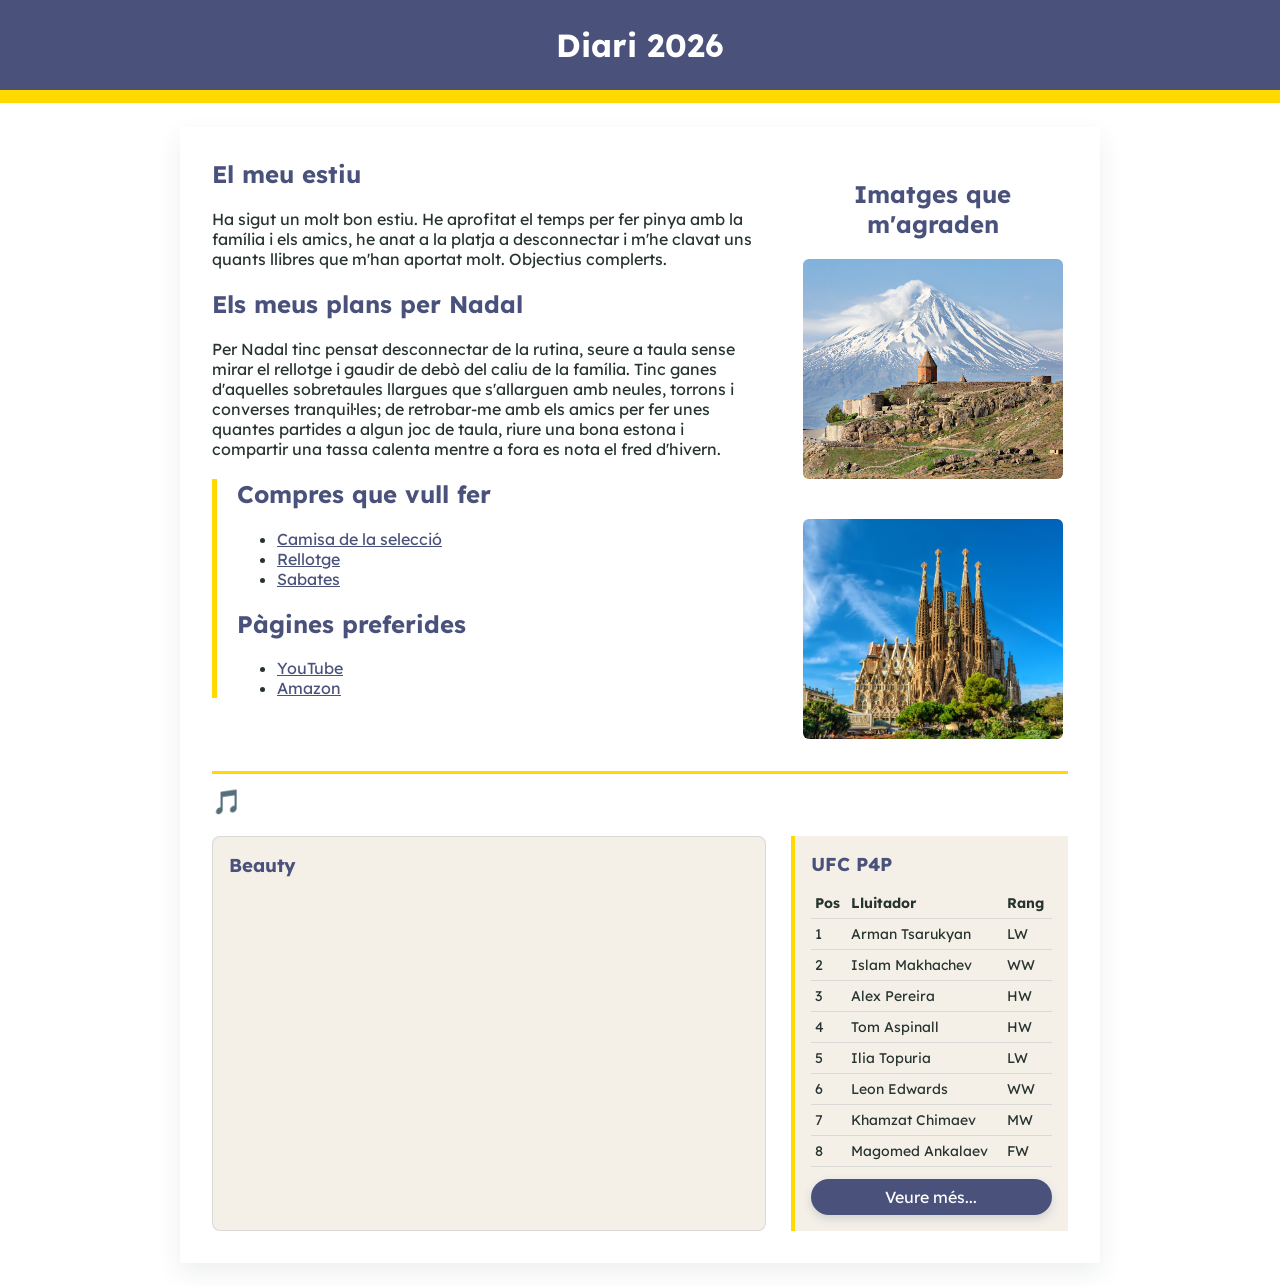
<file: html/index.html>
<!DOCTYPE html>
<html lang="ca">
<head>
    <meta charset="UTF-8">
    <meta name="viewport" content="width=device-width, initial-scale=1.0">
    <title>La meva pàgina personal</title>
    <link rel="preconnect" href="https://fonts.googleapis.com">
    <link rel="preconnect" href="https://fonts.gstatic.com" crossorigin>
    <link href="https://fonts.googleapis.com/css2?family=Lexend:wght@400;600;700&display=swap" rel="stylesheet">
    <link rel="stylesheet" href="../css/grid.css">
</head>
<body>
    <header class="page-header">
        <h1>Diari 2026</h1>

    </header>

    <main id="home" class="content">
        <section class="entry">
            <h2>El meu estiu</h2>
            <p>
                Ha sigut un molt bon estiu. He aprofitat el temps per fer pinya amb la família i els amics,
                he anat a la platja a desconnectar i m'he clavat uns quants llibres que m'han aportat molt.
                Objectius complerts.
            </p>

            <h2>Els meus plans per Nadal</h2>
            <p>
                Per Nadal tinc pensat desconnectar de la rutina, seure a taula sense mirar el rellotge i gaudir
                de debò del caliu de la família. Tinc ganes d'aquelles sobretaules llargues que s'allarguen amb
                neules, torrons i converses tranquil·les; de retrobar-me amb els amics per fer unes quantes
                partides a algun joc de taula, riure una bona estona i compartir una tassa calenta mentre a fora
                es nota el fred d'hivern.
            </p>

            <div class="lists">
                <h2 id="shopping-list">Compres que vull fer</h2>
                <ul>
                    <li><a href="https://www.macron.com/media/catalog/product/cache/7854776c5a059fa4314600f243e72018/8/a/8a8d57eff2475db1f839011a8b6bedbf600043490001.jpg" target="_blank">Camisa de la selecció</a></li>
                    <li><a href="https://www.casio.com/content/dam/casio/product-info/locales/es/es/timepiece/product/watch/E/EF/EFV/efv-160d-4av/assets/EFV-160D-4AV.png.transform/main-visual-pc/image.png" target="_blank">Rellotge</a></li>
                    <li><a href="https://images.asics.com/is/image/asics/1011C160_003_SL_LT_GLB?$sfcc-product$" target="_blank">Sabates</a></li>
                </ul>

                <h2 id="favorite-sites">Pàgines preferides</h2>
                <ul>
                    <li><a href="https://www.youtube.com" target="_blank">YouTube</a></li>
                    <li><a href="https://www.amazon.es/" target="_blank">Amazon</a></li>
                </ul>
            </div>
        </section>

        <aside class="gallery-section">
            <h2 id="gallery-heading">Imatges que m'agraden</h2>
            <div class="gallery">
                <img class="image" src="../img/Khor-Virap-church-with-Ararat-Mountain-in-the-background-Armenia-1200x853.jpg" alt="Khor Virap">
                <img class="image" src="../img/SF.jpg" alt="Sagrada Familia">
            </div>
        </aside>

        <section class="music-section">
            <h2>🎵</h2>
            <div class="music-layout">
                <article class="song-card main-track">
                    <h3>Beauty</h3>
                    <iframe
                        class="song-embed song-embed--video"
                        src="https://www.youtube-nocookie.com/embed/6cMTAQ29-Mg"
                        title="Song"
                        loading="lazy"
                        referrerpolicy="strict-origin-when-cross-origin"
                        allow="accelerometer; autoplay; clipboard-write; encrypted-media; gyroscope; picture-in-picture; web-share"
                        allowfullscreen>
                    </iframe>
                </article>

                <aside class="music-side">
                    <h3>UFC P4P</h3>
                    <table class="mini-table">
                        <thead>
                            <tr><th>Pos</th><th>Lluitador</th><th>Rang</th></tr>
                        </thead>
                        <tbody>
                            <tr><td>1</td><td>Arman Tsarukyan</td><td>LW</td></tr>
                            <tr><td>2</td><td>Islam Makhachev</td><td>WW</td></tr>
                            <tr><td>3</td><td>Alex Pereira</td><td>HW</td></tr>
                            <tr><td>4</td><td>Tom Aspinall</td><td>HW</td></tr>
                            <tr><td>5</td><td>Ilia Topuria</td><td>LW</td></tr>
                            <tr><td>6</td><td>Leon Edwards</td><td>WW</td></tr>
                            <tr><td>7</td><td>Khamzat Chimaev</td><td>MW</td></tr>
                            <tr><td>8</td><td>Magomed Ankalaev</td><td>FW</td></tr>
                        </tbody>
                    </table>
                    <a class="mini-button" href="p4p.html">Veure més...</a>
                </aside>
            </div>
        </section>
    </main>

</body>
</html>
</file>
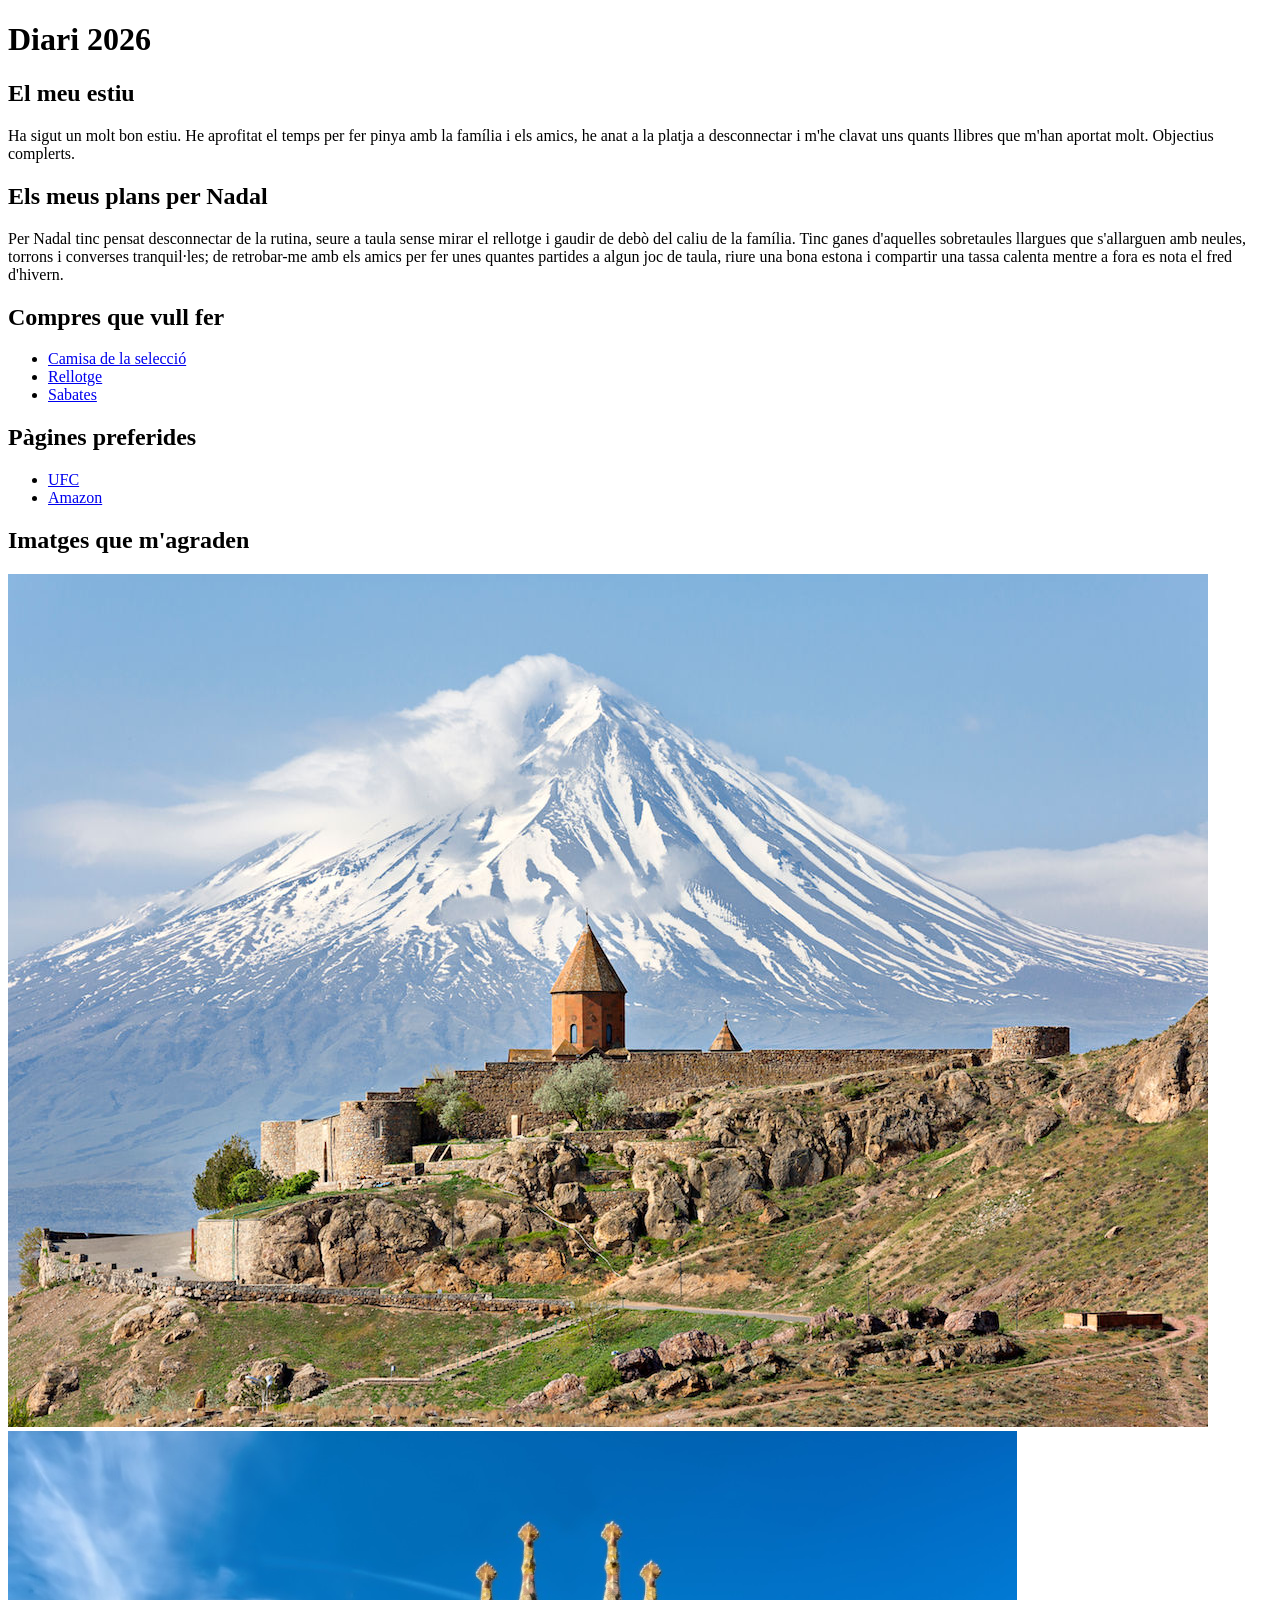
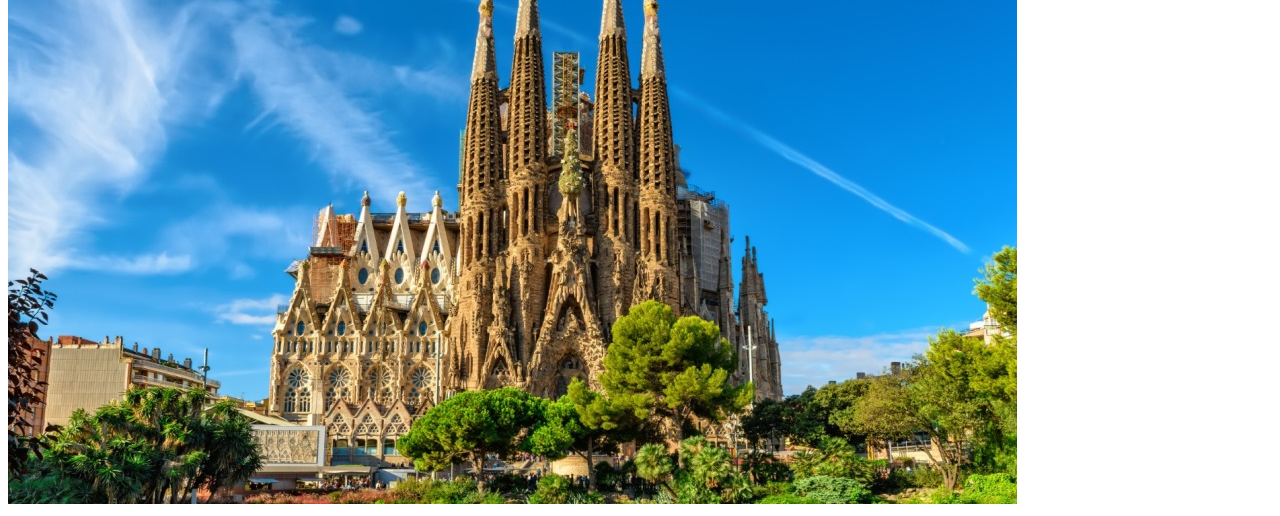
<file: entrega HTML/index-step1-html.html>
<!DOCTYPE html>
<html lang="ca">
<head>
    <meta charset="UTF-8">
    <meta name="viewport" content="width=device-width, initial-scale=1.0">
    <title>La meva pàgina personal</title>
</head>
<body>
    <header>
        <h1>Diari 2026</h1>
    </header>

    <main>
        <section>
            <h2>El meu estiu</h2>
            <p>
                Ha sigut un molt bon estiu. He aprofitat el temps per fer pinya amb la família i els amics,
                he anat a la platja a desconnectar i m'he clavat uns quants llibres que m'han aportat molt.
                Objectius complerts.
            </p>

            <h2>Els meus plans per Nadal</h2>
            <p>
                Per Nadal tinc pensat desconnectar de la rutina, seure a taula sense mirar el rellotge i gaudir
                de debò del caliu de la família. Tinc ganes d'aquelles sobretaules llargues que s'allarguen amb
                neules, torrons i converses tranquil·les; de retrobar-me amb els amics per fer unes quantes
                partides a algun joc de taula, riure una bona estona i compartir una tassa calenta mentre a fora
                es nota el fred d'hivern.
            </p>
        </section>

        <section>
            <h2>Compres que vull fer</h2>
            <ul>
                <li><a href="https://www.macron.com/media/catalog/product/cache/7854776c5a059fa4314600f243e72018/8/a/8a8d57eff2475db1f839011a8b6bedbf600043490001.jpg" target="_blank">Camisa de la selecció</a></li>
                <li><a href="https://www.casio.com/content/dam/casio/product-info/locales/es/es/timepiece/product/watch/E/EF/EFV/efv-160d-4av/assets/EFV-160D-4AV.png.transform/main-visual-pc/image.png" target="_blank">Rellotge</a></li>
                <li><a href="https://images.asics.com/is/image/asics/1011C160_003_SL_LT_GLB?$sfcc-product$" target="_blank">Sabates</a></li>
            </ul>

            <h2>Pàgines preferides</h2>
            <ul>
                <li><a href="https://www.ufc.com" target="_blank">UFC</a></li>
                <li><a href="https://www.amazon.es/" target="_blank">Amazon</a></li>
            </ul>
        </section>

        <section>
            <h2>Imatges que m'agraden</h2>
            <div>
                <img src="../img/Khor-Virap-church-with-Ararat-Mountain-in-the-background-Armenia-1200x853.jpg" alt="Khor Virap">
                <img src="../img/SF.jpg" alt="Sagrada Familia">
            </div>
        </section>
    </main>
</body>
</html>
</file>
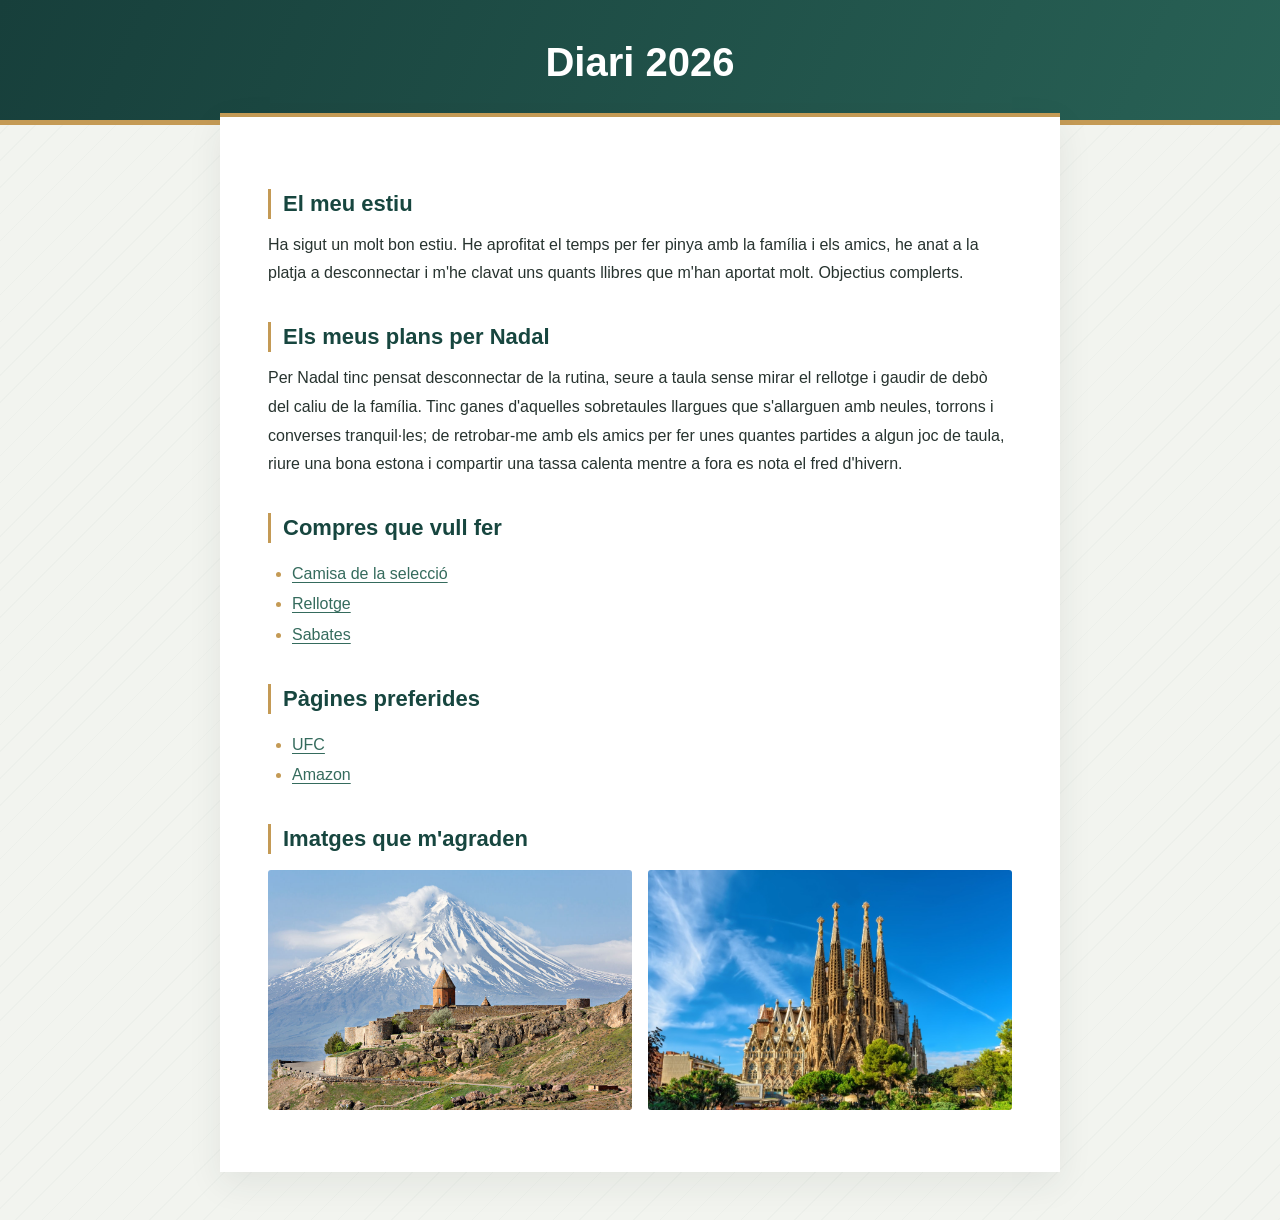
<file: html/index-step2-html-css.html>
<!DOCTYPE html>
<html lang="ca">
<head>
    <meta charset="UTF-8">
    <meta name="viewport" content="width=device-width, initial-scale=1.0">
    <title>La meva pàgina personal</title>
    <style>
        :root {
            --tinta: #27332f;
            --verd: #17463f;
            --verd-suau: #356b5d;
            --daurat: #c49a55;
            --fons: #f2f4ef;
        }

        * {
            box-sizing: border-box;
        }

        body {
            margin: 0;
            background-color: var(--fons);
            background-image: repeating-linear-gradient(135deg, transparent 0 18px, rgba(23, 70, 63, 0.025) 18px 19px);
            color: var(--tinta);
            font-family: 'Lexend', sans-serif;
        }

        header {
            padding: 38px 20px 34px;
            background: linear-gradient(115deg, #173f3b, #286155);
            border-bottom: 5px solid var(--daurat);
            color: white;
            text-align: center;
        }

        header h1 {
            margin: 0;
            font-size: 40px;
            line-height: 1.2;
        }

        main {
            width: min(840px, calc(100% - 32px));
            margin: -12px auto 48px;
            padding: 38px 48px;
            background-color: white;
            border-top: 4px solid var(--daurat);
            box-shadow: 0 12px 32px rgba(39, 51, 47, 0.08);
        }

        h2 {
            margin: 34px 0 12px;
            padding-left: 12px;
            border-left: 3px solid var(--daurat);
            color: var(--verd);
            font-size: 22px;
            line-height: 1.35;
        }

        p {
            margin: 0 0 16px;
            font-size: 16px;
            line-height: 1.8;
        }

        ul {
            padding-left: 24px;
            line-height: 1.9;
        }

        li::marker {
            color: var(--daurat);
        }

        a {
            color: var(--verd-suau);
            text-decoration-thickness: 1px;
            text-underline-offset: 3px;
        }

        a:hover {
            color: #a14f3d;
        }

        img {
            width: 100%;
            max-width: 100%;
            height: 240px;
            border-radius: 3px;
            object-fit: cover;
        }

        div {
            display: grid;
            grid-template-columns: repeat(2, minmax(0, 1fr));
            gap: 16px;
            margin: 16px 0 24px;
        }

        @media (max-width: 700px) {
            header {
                padding: 30px 16px;
            }

            header h1 {
                font-size: 32px;
            }

            main {
                width: calc(100% - 24px);
                padding: 28px 22px;
            }

            div {
                grid-template-columns: minmax(0, 1fr);
            }

            img {
                height: 210px;
            }
        }
    </style>
</head>
<body>
    <header>
        <h1>Diari 2026</h1>
    </header>

    <main>
        <section>
            <h2>El meu estiu</h2>
            <p>
                Ha sigut un molt bon estiu. He aprofitat el temps per fer pinya amb la família i els amics,
                he anat a la platja a desconnectar i m'he clavat uns quants llibres que m'han aportat molt.
                Objectius complerts.
            </p>

            <h2>Els meus plans per Nadal</h2>
            <p>
                Per Nadal tinc pensat desconnectar de la rutina, seure a taula sense mirar el rellotge i gaudir
                de debò del caliu de la família. Tinc ganes d'aquelles sobretaules llargues que s'allarguen amb
                neules, torrons i converses tranquil·les; de retrobar-me amb els amics per fer unes quantes
                partides a algun joc de taula, riure una bona estona i compartir una tassa calenta mentre a fora
                es nota el fred d'hivern.
            </p>
        </section>

        <section>
            <h2>Compres que vull fer</h2>
            <ul>
                <li><a href="https://www.macron.com/media/catalog/product/cache/7854776c5a059fa4314600f243e72018/8/a/8a8d57eff2475db1f839011a8b6bedbf600043490001.jpg" target="_blank">Camisa de la selecció</a></li>
                <li><a href="https://www.casio.com/content/dam/casio/product-info/locales/es/es/timepiece/product/watch/E/EF/EFV/efv-160d-4av/assets/EFV-160D-4AV.png.transform/main-visual-pc/image.png" target="_blank">Rellotge</a></li>
                <li><a href="https://images.asics.com/is/image/asics/1011C160_003_SL_LT_GLB?$sfcc-product$" target="_blank">Sabates</a></li>
            </ul>

            <h2>Pàgines preferides</h2>
            <ul>
                <li><a href="https://www.ufc.com" target="_blank">UFC</a></li>
                <li><a href="https://www.amazon.es/" target="_blank">Amazon</a></li>
            </ul>
        </section>

        <section>
            <h2>Imatges que m'agraden</h2>
            <div>
                <img src="../img/Khor-Virap-church-with-Ararat-Mountain-in-the-background-Armenia-1200x853.jpg" alt="Khor Virap">
                <img src="../img/SF.jpg" alt="Sagrada Familia">
            </div>
        </section>
    </main>
</body>
</html>
</file>
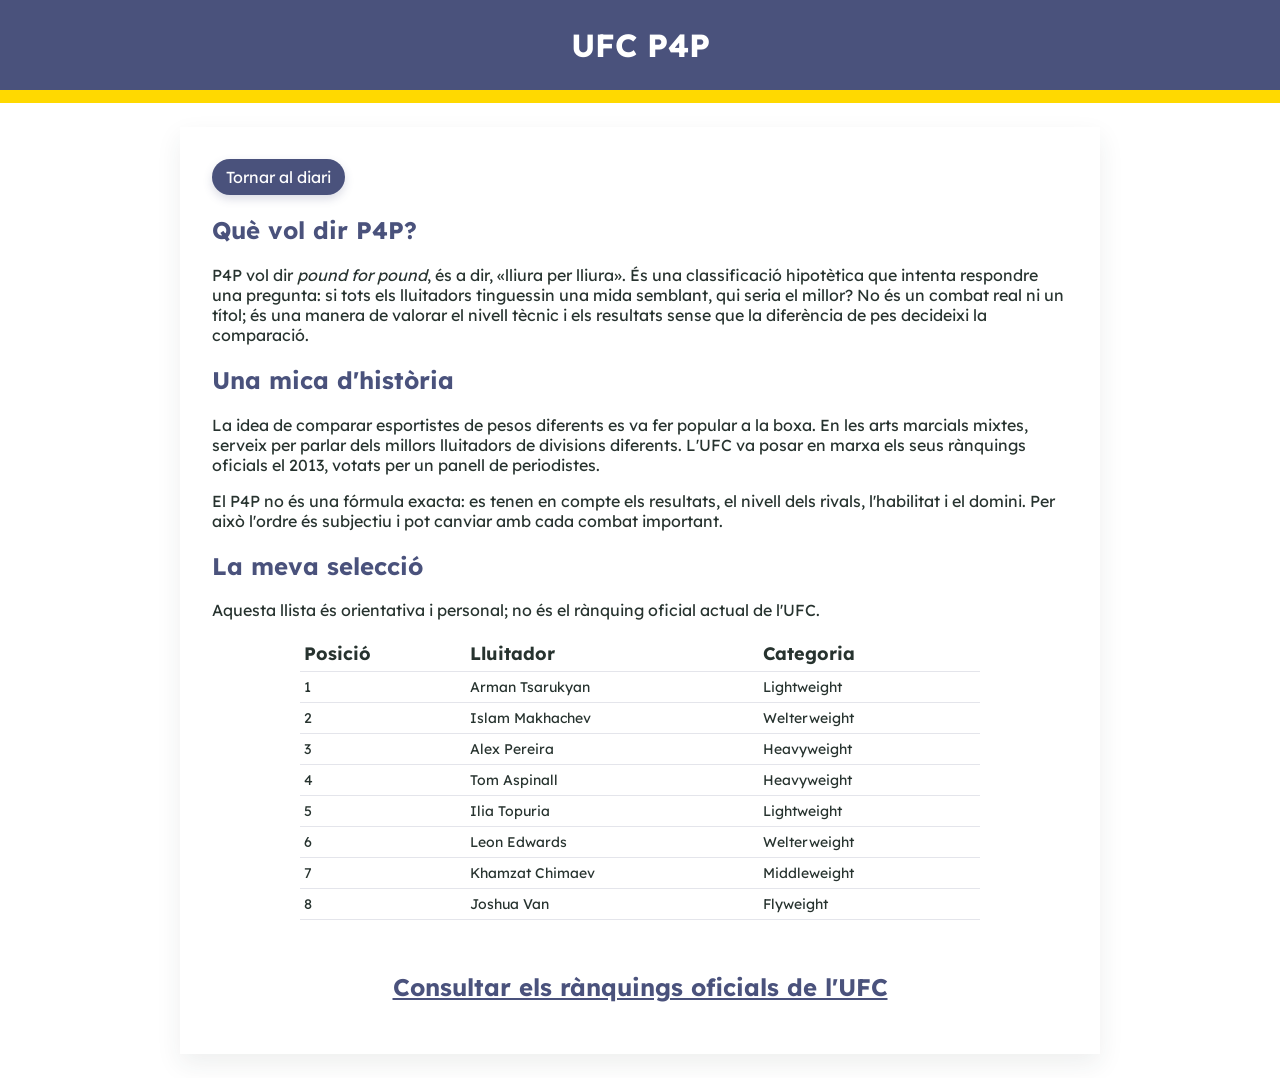
<file: html/p4p.html>
<!DOCTYPE html>
<html lang="ca">
<head>
    <meta charset="UTF-8">
    <meta name="viewport" content="width=device-width, initial-scale=1.0">
    <title>UFC P4P | Diari 2026</title>
    <link rel="preconnect" href="https://fonts.googleapis.com">
    <link rel="preconnect" href="https://fonts.gstatic.com" crossorigin>
    <link href="https://fonts.googleapis.com/css2?family=Lexend:wght@400;600;700&display=swap" rel="stylesheet">
    <link rel="stylesheet" href="../css/grid.css">
</head>
<body>
    <header class="page-header">
        <h1>UFC P4P</h1>
    </header>

    <main class="content">
        <a class="mini-button" href="index.html">Tornar al diari</a>

        <section>
            <h2>Què vol dir P4P?</h2>
            <p>
                P4P vol dir <em>pound for pound</em>, és a dir, «lliura per lliura». És una classificació
                hipotètica que intenta respondre una pregunta: si tots els lluitadors tinguessin una mida
                semblant, qui seria el millor? No és un combat real ni un títol; és una manera de valorar
                el nivell tècnic i els resultats sense que la diferència de pes decideixi la comparació.
            </p>
        </section>

        </section>

        <section>
            <h2>Una mica d'història</h2>
            <p>
                La idea de comparar esportistes de pesos diferents es va fer popular a la boxa. En les arts
                marcials mixtes, serveix per parlar dels millors lluitadors de divisions diferents. L'UFC va
                posar en marxa els seus rànquings oficials el 2013, votats per un panell de periodistes.
            </p>
            <p>
                El P4P no és una fórmula exacta: es tenen en compte els resultats, el nivell dels rivals,
                l'habilitat i el domini. Per això l'ordre és subjectiu i pot canviar amb cada combat important.
            </p>
        </section>

        <section>
            <h2>La meva selecció</h2>
            <p>Aquesta llista és orientativa i personal; no és el rànquing oficial actual de l'UFC.</p>
            <table class="mini-table p4p-ranking">
                    <thead>
                        <tr><th>Posició</th><th>Lluitador</th><th>Categoria</th></tr>
                    </thead>
                    <tbody>
                        <tr><td>1</td><td>Arman Tsarukyan</td><td>Lightweight</td></tr>
                        <tr><td>2</td><td>Islam Makhachev</td><td>Welterweight</td></tr>
                        <tr><td>3</td><td>Alex Pereira</td><td>Heavyweight</td></tr>
                        <tr><td>4</td><td>Tom Aspinall</td><td>Heavyweight</td></tr>
                        <tr><td>5</td><td>Ilia Topuria</td><td>Lightweight</td></tr>
                        <tr><td>6</td><td>Leon Edwards</td><td>Welterweight</td></tr>
                        <tr><td>7</td><td>Khamzat Chimaev</td><td>Middleweight</td></tr>
                        <tr><td>8</td><td>Joshua Van</td><td>Flyweight</td></tr>
                    </tbody>
            </table>
            <br>
<h2 style="text-align: center;"><a class="official-rankings-link" href="https://ufcespanol.com" target="_blank" rel="noopener noreferrer">Consultar els rànquings oficials de l'UFC</a></h2>
        </section>
    </main>
</body>
</html>
</file>
<file: css/grid.css>
:root {
    --blue: #4a527c;
    --gold: #ffd900;
    --background: #ffffff;
}
* {
    box-sizing: border-box;
}
body {
    margin: 0;
    background: var(--background);
    color: #27332f;
    font-family: 'Lexend', sans-serif;
}
.page-header {
    padding: 25px 20px;
    background: var(--blue);
    border-bottom: 13px solid var(--gold);
    color: white;
    text-align: center;
}
.page-header h1 {
    margin: 0;
}
.content {
    width: min(920px, calc(100% - 32px));
    margin: 24px auto;
    padding: 32px;
    background: white;
    box-shadow: 0 10px 24px rgba(39, 51, 47, 0.08);
}

#home {
    display: grid;
    grid-template-columns: 2fr 1fr;
    gap: 20px;
    align-items: start;
}

.entry {
    padding-right: 10px;
}

.gallery-section {
    padding-left: 8px;
    display: flex;
    flex-direction: column;
    align-items: center;
    text-align: center;
}

.gallery {
    display: grid;
    gap: 40px;
    width: 100%;
    max-width: 260px;
}

.lists {
    margin-top: 20px;
    padding-left: 20px;
    border-left: 5px solid var(--gold);
}

h2 {
    color: var(--blue);
}

#home > section > h2:first-child {
    margin-top: 0;
}

.image {
    width: 100%;
    height: 220px;
    object-fit: cover;
    border-radius: 6px;
}

a {
    color: var(--blue);
    transition: color 0.5s ease, transform 0.5s ease;
}

.music-section {
    grid-column: 1 / -1;
    margin-top: 12px;
    padding-top: 12px;
    border-top: 3px solid var(--gold);
}

.music-layout {
    display: grid;
    grid-template-columns: minmax(0, 2fr) minmax(0, 1fr);
    gap: 25px;
    align-items: stretch;
}

.song-card,
.music-side {
    display: flex;
    flex-direction: column;
    height: 100%;
}

.song-card {
    padding: 16px;
    background: #f4f0e8;
    border: 1px solid rgba(75, 82, 124, 0.15);
    border-radius: 8px;
}

.song-card h3,
.music-side h3 {
    margin: 0 0 12px;
    color: var(--blue);
}

.song-embed {
    width: 100%;
    border: 0;
    display: block;
}

.song-embed--video {
    aspect-ratio: 16 / 9;
    min-height: 300px;
    height: 100%;
    border-radius: 6px;
}

.music-side {
    background: #f4f0e8;
    border-left: 4px solid var(--gold);
    padding: 16px;
    justify-content: space-between;
}

.mini-table {
    width: 100%;
    border-collapse: collapse;
    font-size: 14px;
    margin-bottom: 12px;
    flex: 1;
}

.mini-table th,
.mini-table td {
    padding: 6px 4px;
    border-bottom: 1px solid rgba(75, 82, 124, 0.15);
    text-align: left;
}

.p4p-ranking th {
    font-size: 18px;
}

.p4p-ranking {
    width: min(100%, 680px);
    margin: 0 auto 12px;
}

.mini-button {
    display: inline-flex;
    align-items: center;
    justify-content: center;
    background: var(--blue);
    color: white;
    border: none;
    border-radius: 999px;
    padding: 8px 14px;
    text-decoration: none;
    font: inherit;
    cursor: pointer;
    transition: background 0.2s ease, transform 0.2s ease, box-shadow 0.2s ease;
    box-shadow: 0 4px 10px rgba(74, 82, 124, 0.2);
}

.mini-button:hover {
    background: #3b4464;
    transform: translateY(-1px);
    box-shadow: 0 -14px 10px rgba(74, 82, 124, 0.25);
}

a:hover {
    color: #ffee00;
}

.official-rankings-link:hover {
    color: #a14f3d;
}

@media (max-width: 700px) {
    #home {
        grid-template-columns: 1fr;
    }

    .gallery-section {
        padding-left: 0;
    }

    .lists {
        padding-left: 0;
        border-left: 0;
    }

    .music-layout {
        grid-template-columns: 1fr;
    }

    .content {
        padding: 24px;
    }
}
</file>
